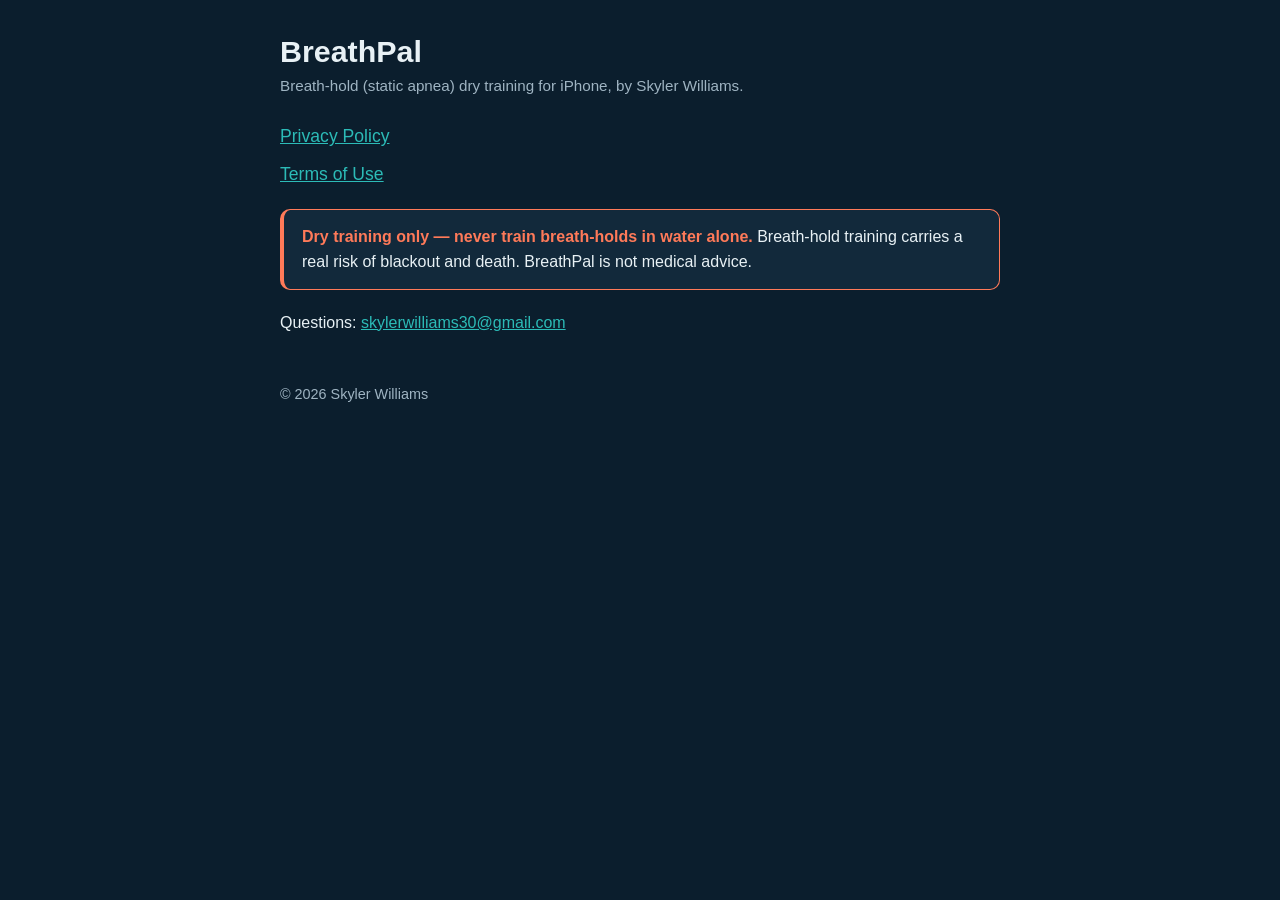
<file: index.html>
<!DOCTYPE html>
<html lang="en">
<head>
  <meta charset="utf-8">
  <meta name="viewport" content="width=device-width, initial-scale=1">
  <title>BreathPal — Legal</title>
  <link rel="stylesheet" href="style.css">
</head>
<body>
<main>
  <h1>BreathPal</h1>
  <p class="meta">Breath-hold (static apnea) dry training for iPhone, by Skyler Williams.</p>

  <ul class="links">
    <li><a href="privacy.html">Privacy Policy</a></li>
    <li><a href="terms.html">Terms of Use</a></li>
  </ul>

  <div class="safety">
    <strong>Dry training only — never train breath-holds in water alone.</strong>
    Breath-hold training carries a real risk of blackout and death. BreathPal is not
    medical advice.
  </div>

  <p>Questions: <a href="mailto:skylerwilliams30@gmail.com">skylerwilliams30@gmail.com</a></p>

  <footer>&copy; 2026 Skyler Williams</footer>
</main>
</body>
</html>
</file>
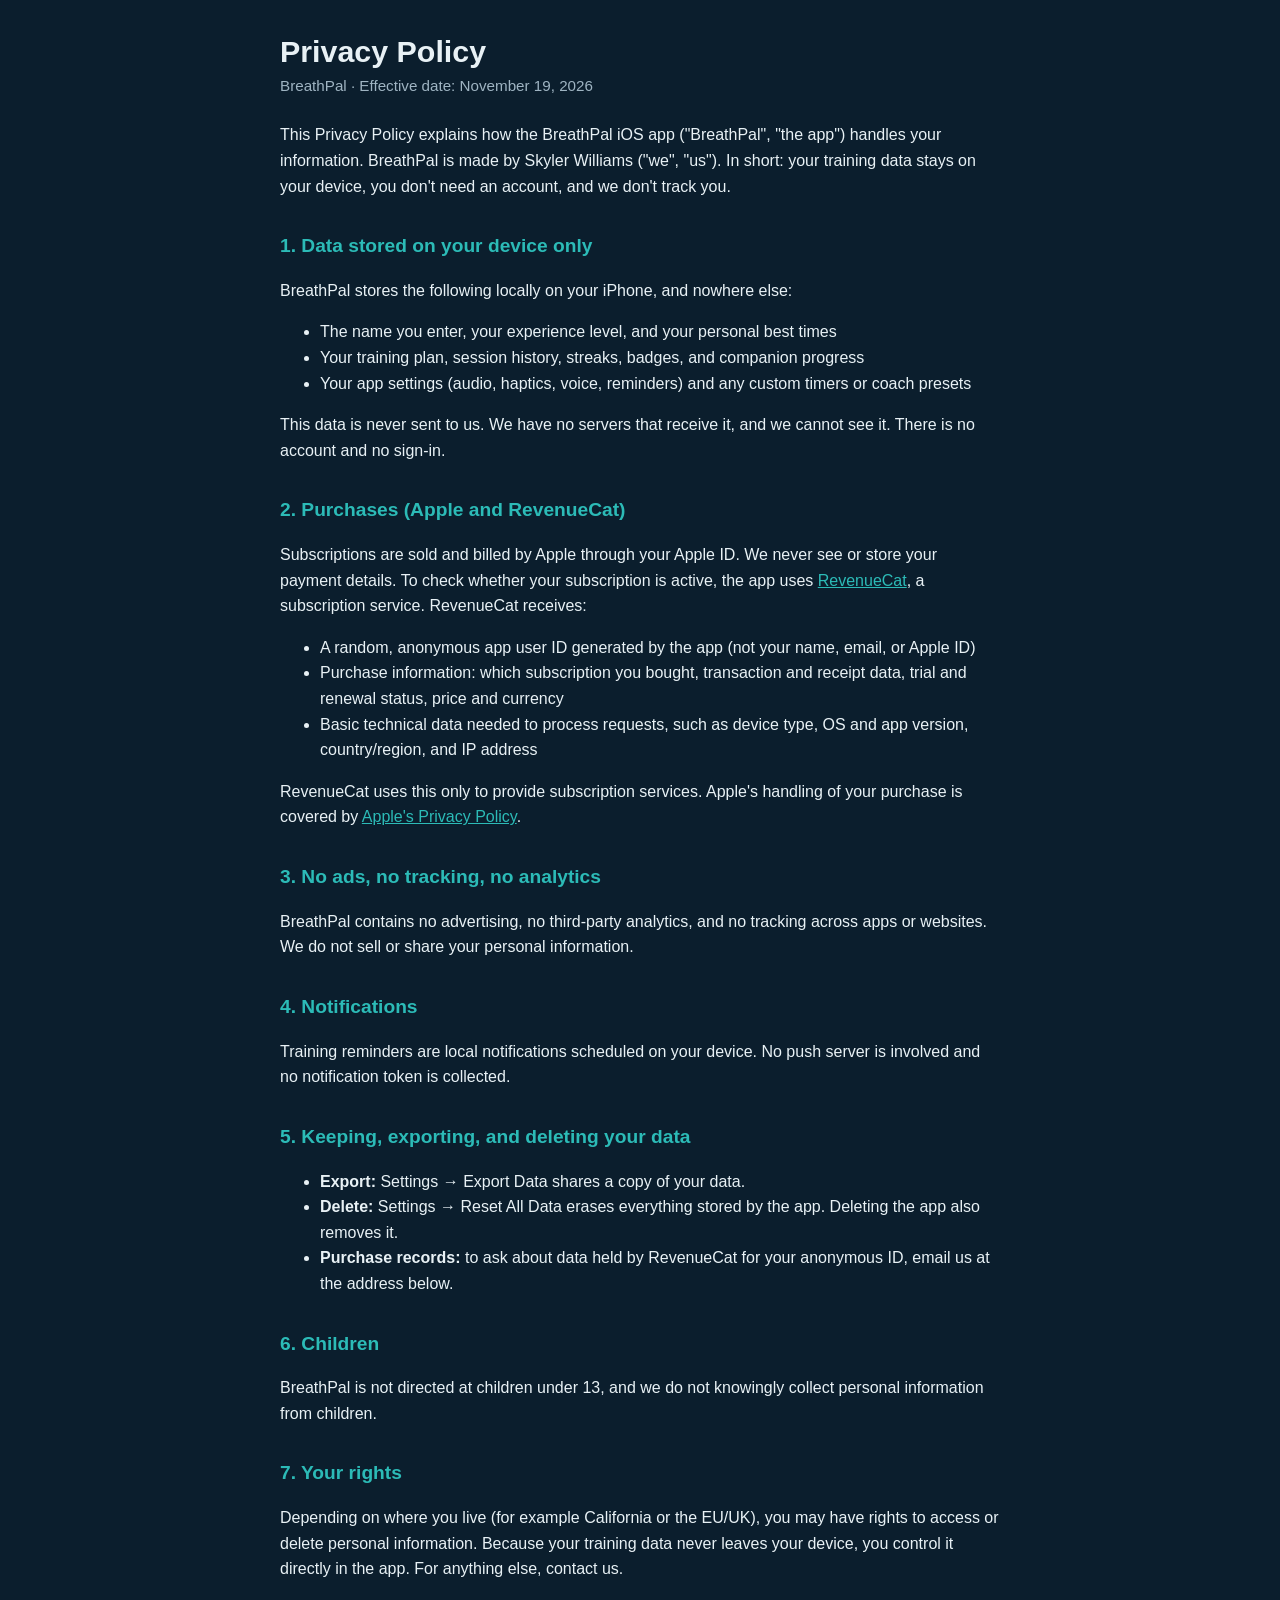
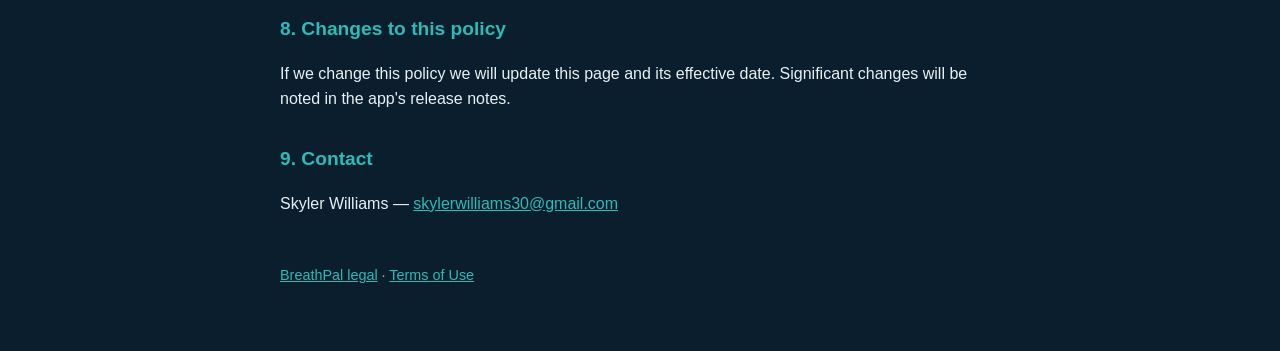
<file: privacy.html>
<!DOCTYPE html>
<html lang="en">
<head>
  <meta charset="utf-8">
  <meta name="viewport" content="width=device-width, initial-scale=1">
  <title>BreathPal — Privacy Policy</title>
  <link rel="stylesheet" href="style.css">
</head>
<body>
<main>
  <h1>Privacy Policy</h1>
  <p class="meta">BreathPal &middot; Effective date: November 19, 2026</p>

  <p>
    This Privacy Policy explains how the BreathPal iOS app ("BreathPal", "the app") handles
    your information. BreathPal is made by Skyler Williams ("we", "us"). In short: your
    training data stays on your device, you don't need an account, and we don't track you.
  </p>

  <h2>1. Data stored on your device only</h2>
  <p>BreathPal stores the following locally on your iPhone, and nowhere else:</p>
  <ul>
    <li>The name you enter, your experience level, and your personal best times</li>
    <li>Your training plan, session history, streaks, badges, and companion progress</li>
    <li>Your app settings (audio, haptics, voice, reminders) and any custom timers or coach presets</li>
  </ul>
  <p>
    This data is never sent to us. We have no servers that receive it, and we cannot see it.
    There is no account and no sign-in.
  </p>

  <h2>2. Purchases (Apple and RevenueCat)</h2>
  <p>
    Subscriptions are sold and billed by Apple through your Apple ID. We never see or store
    your payment details. To check whether your subscription is active, the app uses
    <a href="https://www.revenuecat.com/privacy">RevenueCat</a>, a subscription service.
    RevenueCat receives:
  </p>
  <ul>
    <li>A random, anonymous app user ID generated by the app (not your name, email, or Apple ID)</li>
    <li>Purchase information: which subscription you bought, transaction and receipt data,
      trial and renewal status, price and currency</li>
    <li>Basic technical data needed to process requests, such as device type, OS and app
      version, country/region, and IP address</li>
  </ul>
  <p>
    RevenueCat uses this only to provide subscription services. Apple's handling of your
    purchase is covered by <a href="https://www.apple.com/legal/privacy/">Apple's Privacy Policy</a>.
  </p>

  <h2>3. No ads, no tracking, no analytics</h2>
  <p>
    BreathPal contains no advertising, no third-party analytics, and no tracking across apps
    or websites. We do not sell or share your personal information.
  </p>

  <h2>4. Notifications</h2>
  <p>
    Training reminders are local notifications scheduled on your device. No push server is
    involved and no notification token is collected.
  </p>

  <h2>5. Keeping, exporting, and deleting your data</h2>
  <ul>
    <li><strong>Export:</strong> Settings &rarr; Export Data shares a copy of your data.</li>
    <li><strong>Delete:</strong> Settings &rarr; Reset All Data erases everything stored by the
      app. Deleting the app also removes it.</li>
    <li><strong>Purchase records:</strong> to ask about data held by RevenueCat for your
      anonymous ID, email us at the address below.</li>
  </ul>

  <h2>6. Children</h2>
  <p>
    BreathPal is not directed at children under 13, and we do not knowingly collect personal
    information from children.
  </p>

  <h2>7. Your rights</h2>
  <p>
    Depending on where you live (for example California or the EU/UK), you may have rights to
    access or delete personal information. Because your training data never leaves your
    device, you control it directly in the app. For anything else, contact us.
  </p>

  <h2>8. Changes to this policy</h2>
  <p>
    If we change this policy we will update this page and its effective date. Significant
    changes will be noted in the app's release notes.
  </p>

  <h2>9. Contact</h2>
  <p>
    Skyler Williams &mdash;
    <a href="mailto:skylerwilliams30@gmail.com">skylerwilliams30@gmail.com</a>
  </p>

  <footer><a href="index.html">BreathPal legal</a> &middot; <a href="terms.html">Terms of Use</a></footer>
</main>
</body>
</html>
</file>
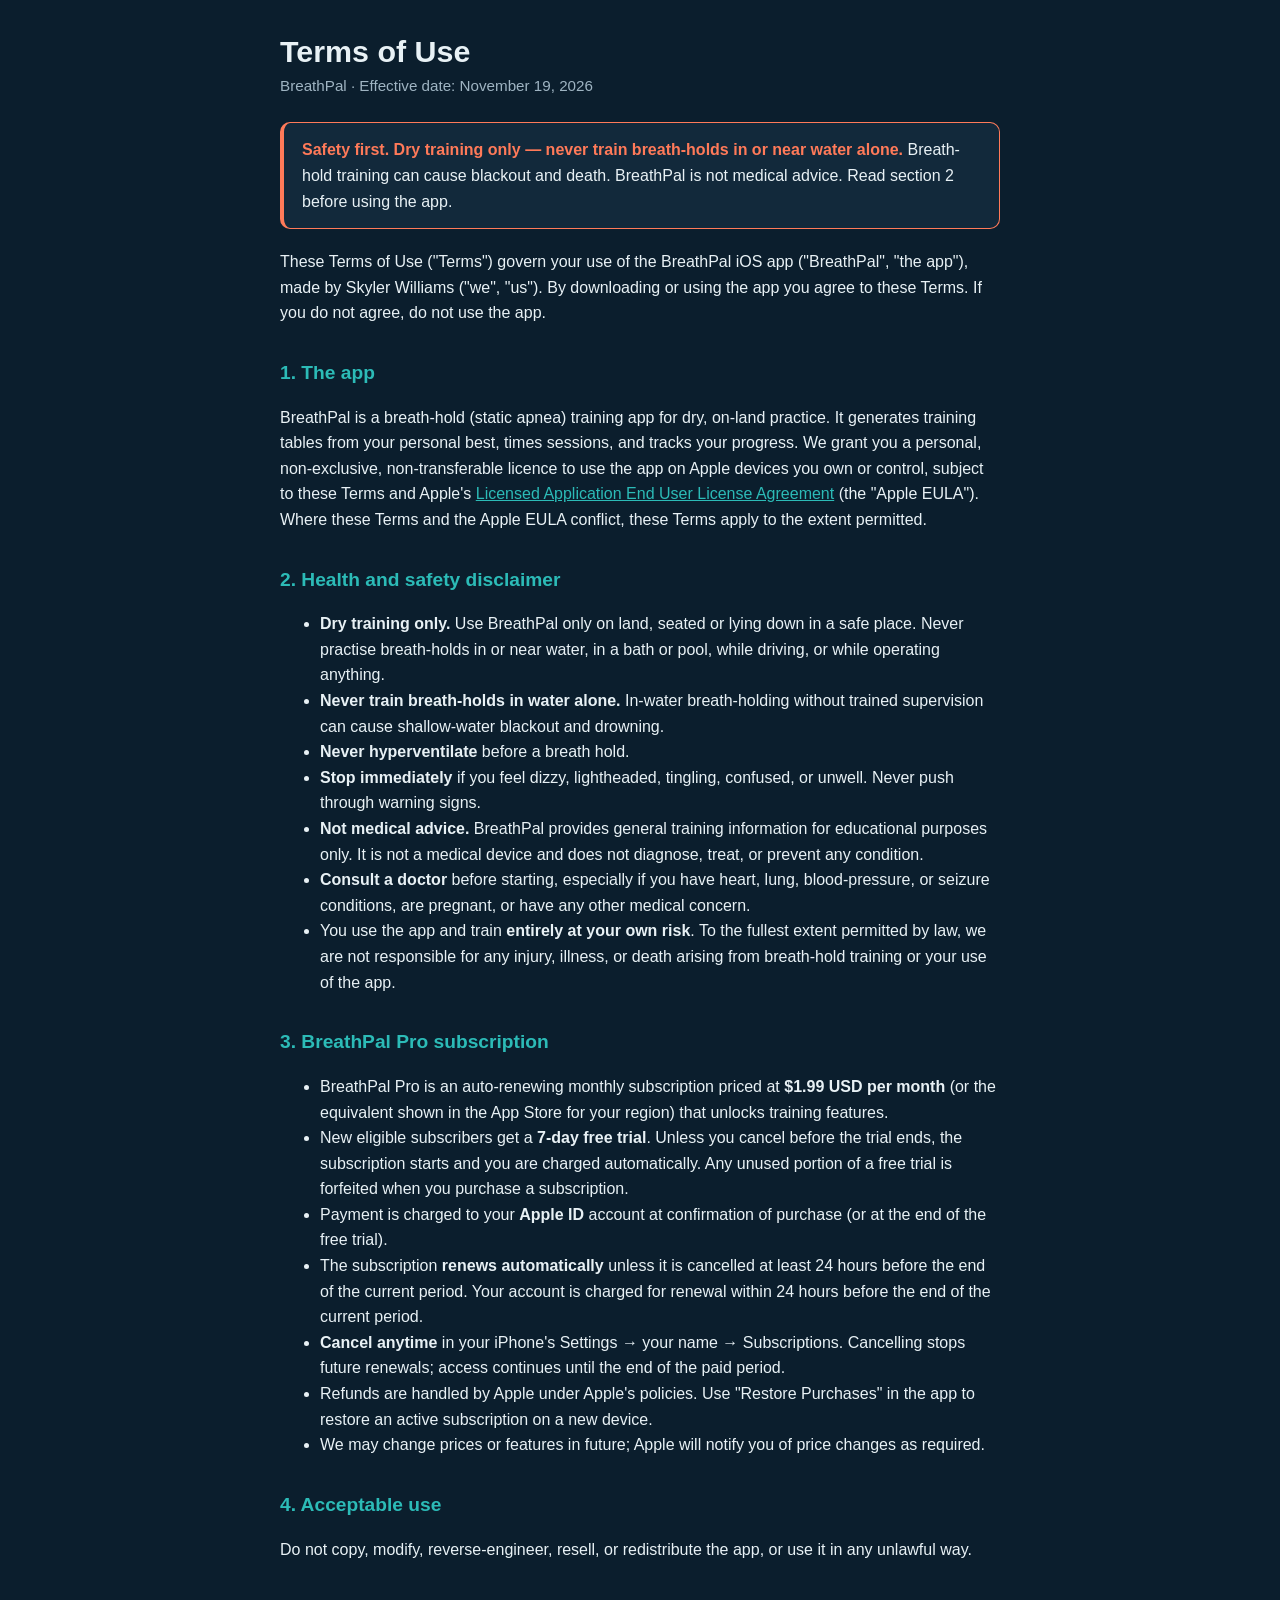
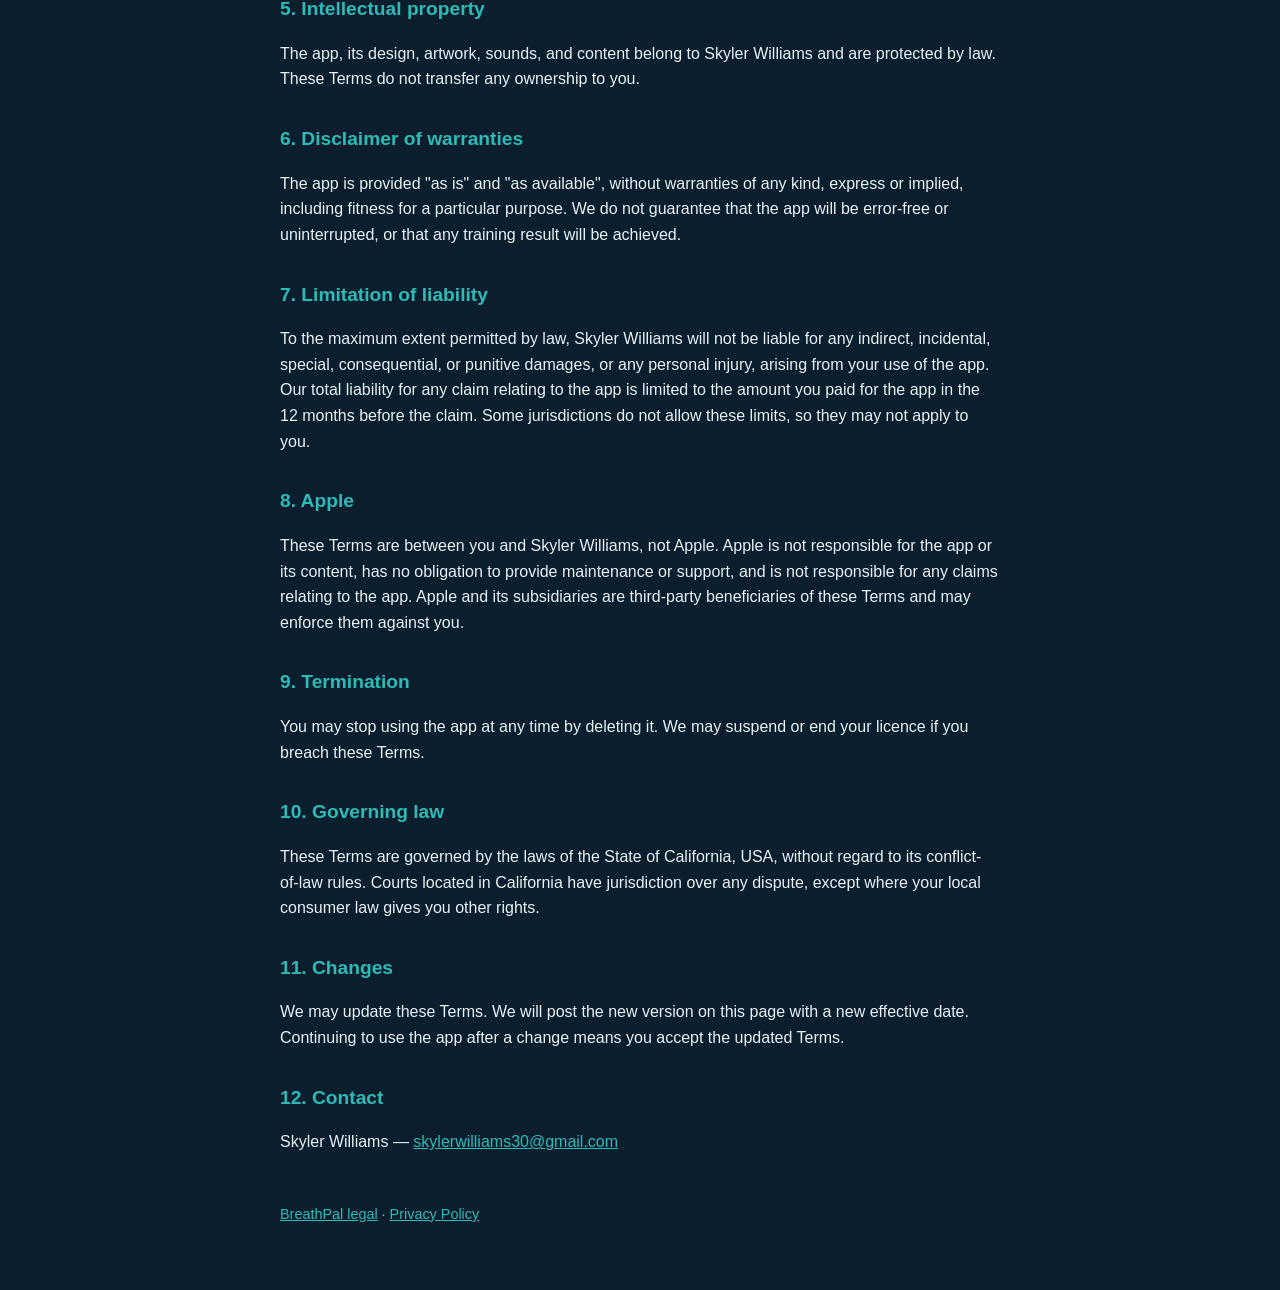
<file: terms.html>
<!DOCTYPE html>
<html lang="en">
<head>
  <meta charset="utf-8">
  <meta name="viewport" content="width=device-width, initial-scale=1">
  <title>BreathPal — Terms of Use</title>
  <link rel="stylesheet" href="style.css">
</head>
<body>
<main>
  <h1>Terms of Use</h1>
  <p class="meta">BreathPal &middot; Effective date: November 19, 2026</p>

  <div class="safety">
    <strong>Safety first. Dry training only — never train breath-holds in or near water
    alone.</strong> Breath-hold training can cause blackout and death. BreathPal is not
    medical advice. Read section 2 before using the app.
  </div>

  <p>
    These Terms of Use ("Terms") govern your use of the BreathPal iOS app ("BreathPal", "the
    app"), made by Skyler Williams ("we", "us"). By downloading or using the app you agree to
    these Terms. If you do not agree, do not use the app.
  </p>

  <h2>1. The app</h2>
  <p>
    BreathPal is a breath-hold (static apnea) training app for dry, on-land practice. It
    generates training tables from your personal best, times sessions, and tracks your
    progress. We grant you a personal, non-exclusive, non-transferable licence to use the app
    on Apple devices you own or control, subject to these Terms and Apple's
    <a href="https://www.apple.com/legal/internet-services/itunes/dev/stdeula/">Licensed
    Application End User License Agreement</a> (the "Apple EULA"). Where these Terms and the
    Apple EULA conflict, these Terms apply to the extent permitted.
  </p>

  <h2>2. Health and safety disclaimer</h2>
  <ul>
    <li><strong>Dry training only.</strong> Use BreathPal only on land, seated or lying down
      in a safe place. Never practise breath-holds in or near water, in a bath or pool, while
      driving, or while operating anything.</li>
    <li><strong>Never train breath-holds in water alone.</strong> In-water breath-holding
      without trained supervision can cause shallow-water blackout and drowning.</li>
    <li><strong>Never hyperventilate</strong> before a breath hold.</li>
    <li><strong>Stop immediately</strong> if you feel dizzy, lightheaded, tingling, confused,
      or unwell. Never push through warning signs.</li>
    <li><strong>Not medical advice.</strong> BreathPal provides general training information
      for educational purposes only. It is not a medical device and does not diagnose, treat,
      or prevent any condition.</li>
    <li><strong>Consult a doctor</strong> before starting, especially if you have heart, lung,
      blood-pressure, or seizure conditions, are pregnant, or have any other medical
      concern.</li>
    <li>You use the app and train <strong>entirely at your own risk</strong>. To the fullest
      extent permitted by law, we are not responsible for any injury, illness, or death
      arising from breath-hold training or your use of the app.</li>
  </ul>

  <h2>3. BreathPal Pro subscription</h2>
  <ul>
    <li>BreathPal Pro is an auto-renewing monthly subscription priced at
      <strong>$1.99 USD per month</strong> (or the equivalent shown in the App Store for your
      region) that unlocks training features.</li>
    <li>New eligible subscribers get a <strong>7-day free trial</strong>. Unless you cancel
      before the trial ends, the subscription starts and you are charged automatically. Any
      unused portion of a free trial is forfeited when you purchase a subscription.</li>
    <li>Payment is charged to your <strong>Apple ID</strong> account at confirmation of
      purchase (or at the end of the free trial).</li>
    <li>The subscription <strong>renews automatically</strong> unless it is cancelled at least
      24 hours before the end of the current period. Your account is charged for renewal
      within 24 hours before the end of the current period.</li>
    <li><strong>Cancel anytime</strong> in your iPhone's Settings &rarr; your name &rarr;
      Subscriptions. Cancelling stops future renewals; access continues until the end of the
      paid period.</li>
    <li>Refunds are handled by Apple under Apple's policies. Use "Restore Purchases" in the
      app to restore an active subscription on a new device.</li>
    <li>We may change prices or features in future; Apple will notify you of price changes as
      required.</li>
  </ul>

  <h2>4. Acceptable use</h2>
  <p>
    Do not copy, modify, reverse-engineer, resell, or redistribute the app, or use it in any
    unlawful way.
  </p>

  <h2>5. Intellectual property</h2>
  <p>
    The app, its design, artwork, sounds, and content belong to Skyler Williams and are
    protected by law. These Terms do not transfer any ownership to you.
  </p>

  <h2>6. Disclaimer of warranties</h2>
  <p>
    The app is provided "as is" and "as available", without warranties of any kind, express
    or implied, including fitness for a particular purpose. We do not guarantee that the app
    will be error-free or uninterrupted, or that any training result will be achieved.
  </p>

  <h2>7. Limitation of liability</h2>
  <p>
    To the maximum extent permitted by law, Skyler Williams will not be liable for any
    indirect, incidental, special, consequential, or punitive damages, or any personal
    injury, arising from your use of the app. Our total liability for any claim relating to
    the app is limited to the amount you paid for the app in the 12 months before the claim.
    Some jurisdictions do not allow these limits, so they may not apply to you.
  </p>

  <h2>8. Apple</h2>
  <p>
    These Terms are between you and Skyler Williams, not Apple. Apple is not responsible for
    the app or its content, has no obligation to provide maintenance or support, and is not
    responsible for any claims relating to the app. Apple and its subsidiaries are
    third-party beneficiaries of these Terms and may enforce them against you.
  </p>

  <h2>9. Termination</h2>
  <p>
    You may stop using the app at any time by deleting it. We may suspend or end your licence
    if you breach these Terms.
  </p>

  <h2>10. Governing law</h2>
  <p>
    These Terms are governed by the laws of the State of California, USA, without regard to
    its conflict-of-law rules. Courts located in California have jurisdiction over any
    dispute, except where your local consumer law gives you other rights.
  </p>

  <h2>11. Changes</h2>
  <p>
    We may update these Terms. We will post the new version on this page with a new effective
    date. Continuing to use the app after a change means you accept the updated Terms.
  </p>

  <h2>12. Contact</h2>
  <p>
    Skyler Williams &mdash;
    <a href="mailto:skylerwilliams30@gmail.com">skylerwilliams30@gmail.com</a>
  </p>

  <footer><a href="index.html">BreathPal legal</a> &middot; <a href="privacy.html">Privacy Policy</a></footer>
</main>
</body>
</html>
</file>
<file: style.css>
:root {
  --bg: #0B1E2D;
  --surface: #12293B;
  --text: #E8F1F5;
  --muted: #9FB4C2;
  --accent: #2CBBB7;
  --warn: #FF7A59;
}
* { box-sizing: border-box; }
body {
  margin: 0;
  background: var(--bg);
  color: var(--text);
  font: 16px/1.6 -apple-system, BlinkMacSystemFont, "Segoe UI", Roboto, Helvetica, Arial, sans-serif;
}
main { max-width: 760px; margin: 0 auto; padding: 32px 20px 64px; }
h1 { font-size: 1.9rem; line-height: 1.25; margin: 0 0 4px; }
h2 { font-size: 1.2rem; margin: 32px 0 8px; color: var(--accent); }
p, li { color: var(--text); }
.meta { color: var(--muted); margin: 0 0 24px; font-size: 0.95rem; }
a { color: var(--accent); }
.safety {
  border: 1px solid var(--warn);
  border-left-width: 4px;
  background: var(--surface);
  border-radius: 10px;
  padding: 14px 18px;
  margin: 20px 0;
}
.safety strong { color: var(--warn); }
.links { list-style: none; padding: 0; }
.links li { margin: 10px 0; font-size: 1.1rem; }
footer { margin-top: 48px; color: var(--muted); font-size: 0.9rem; }
</file>
